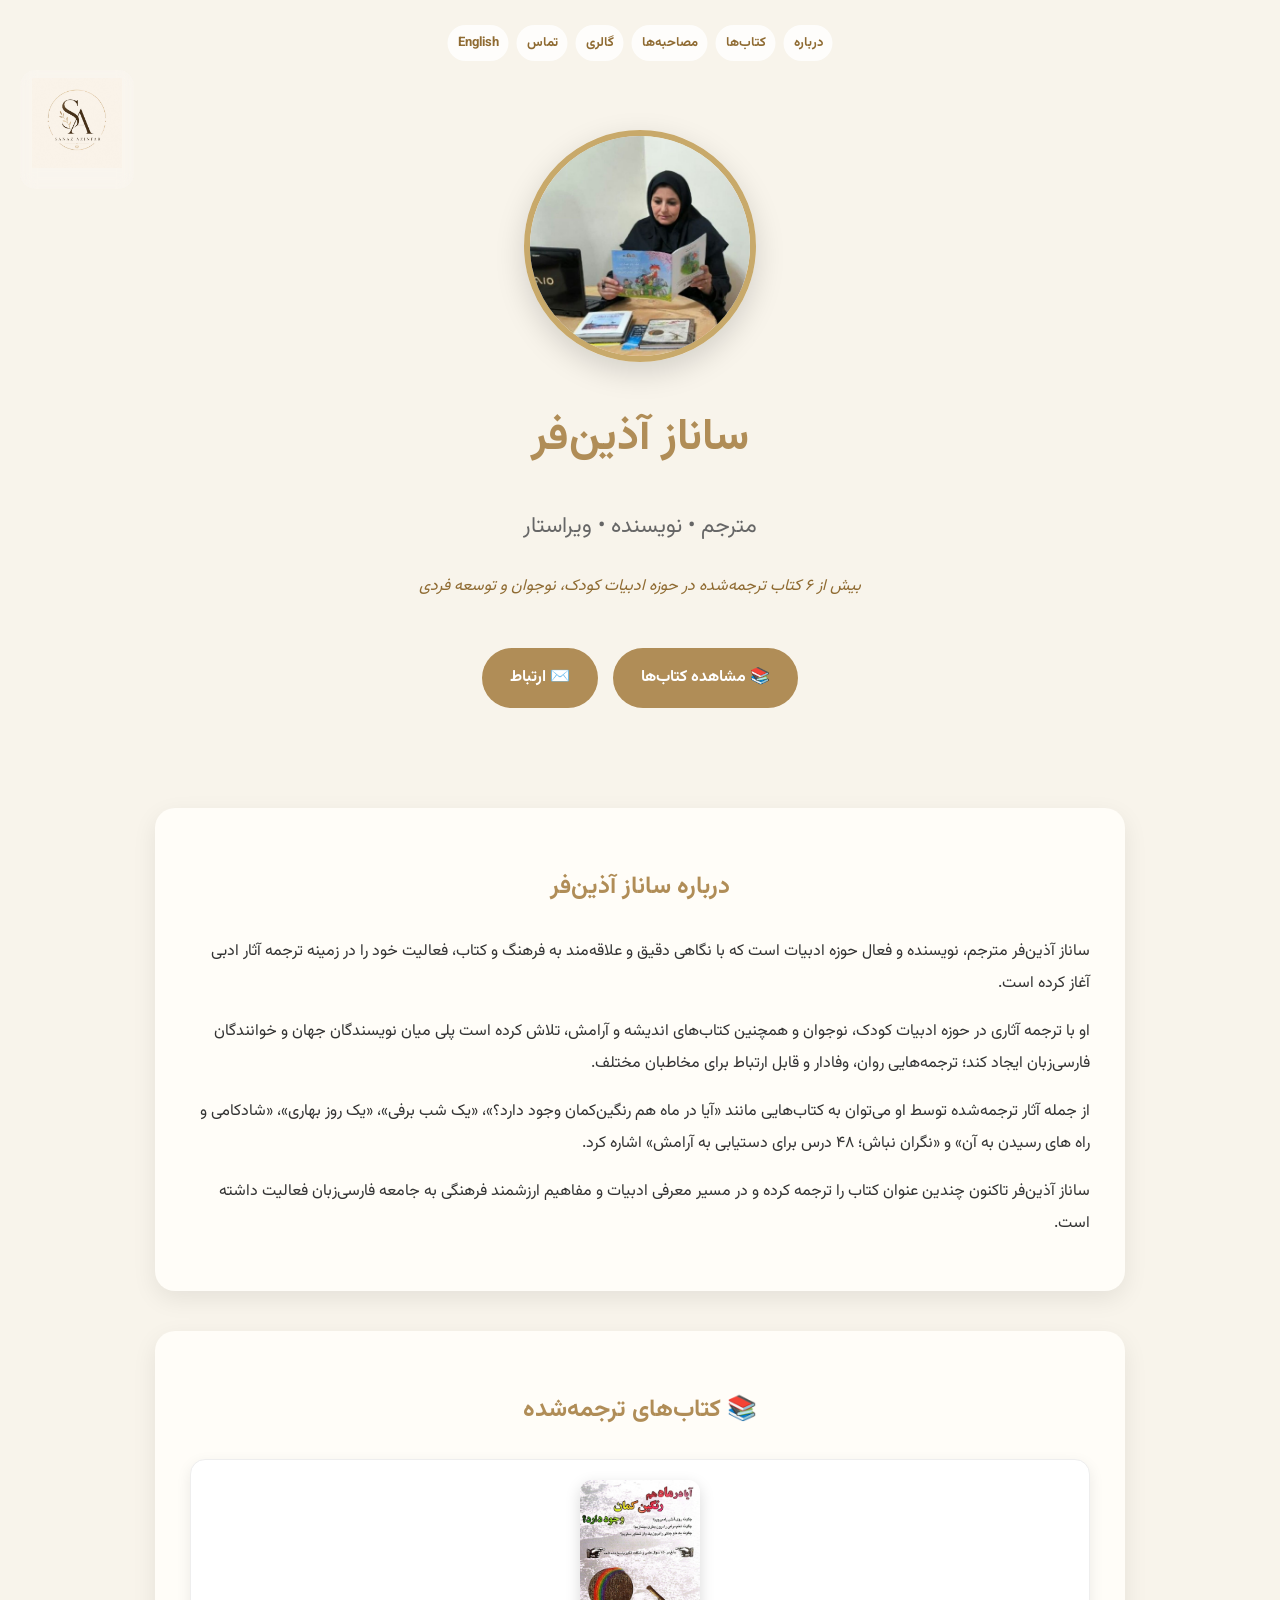
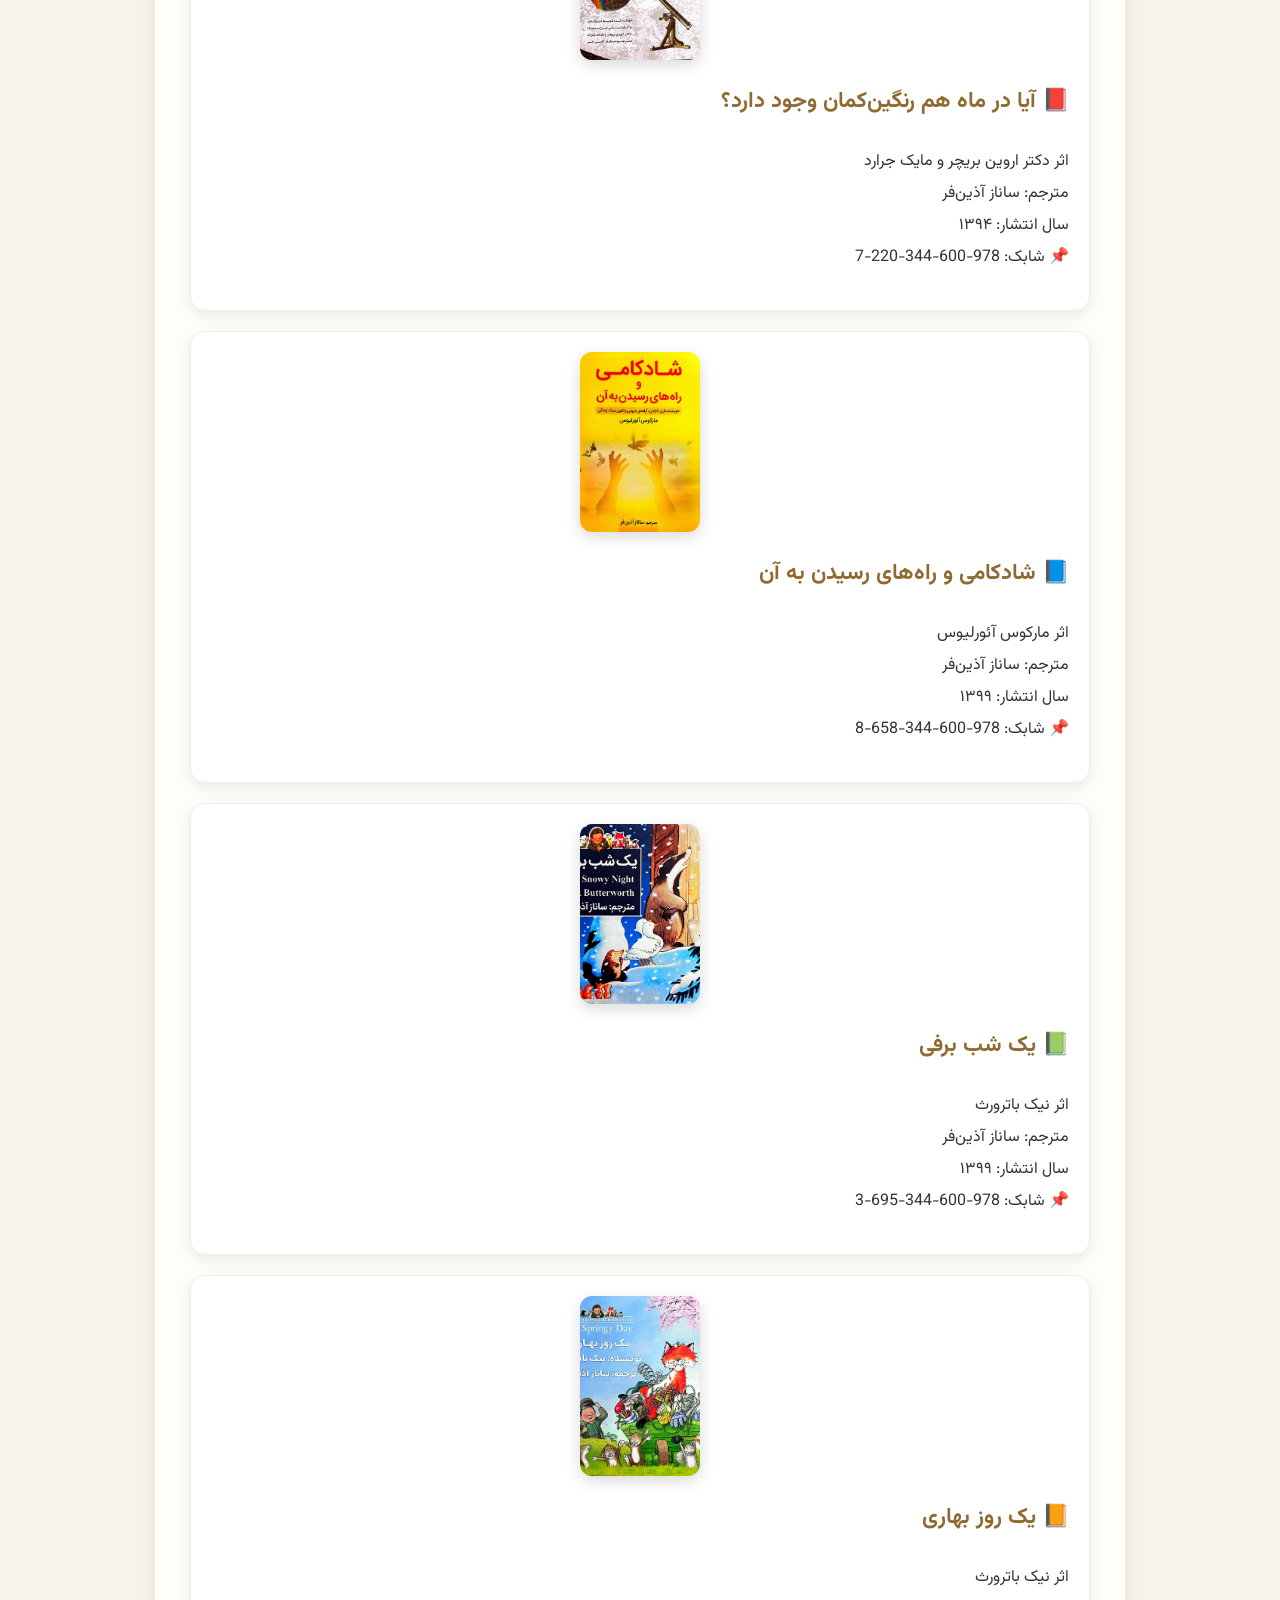
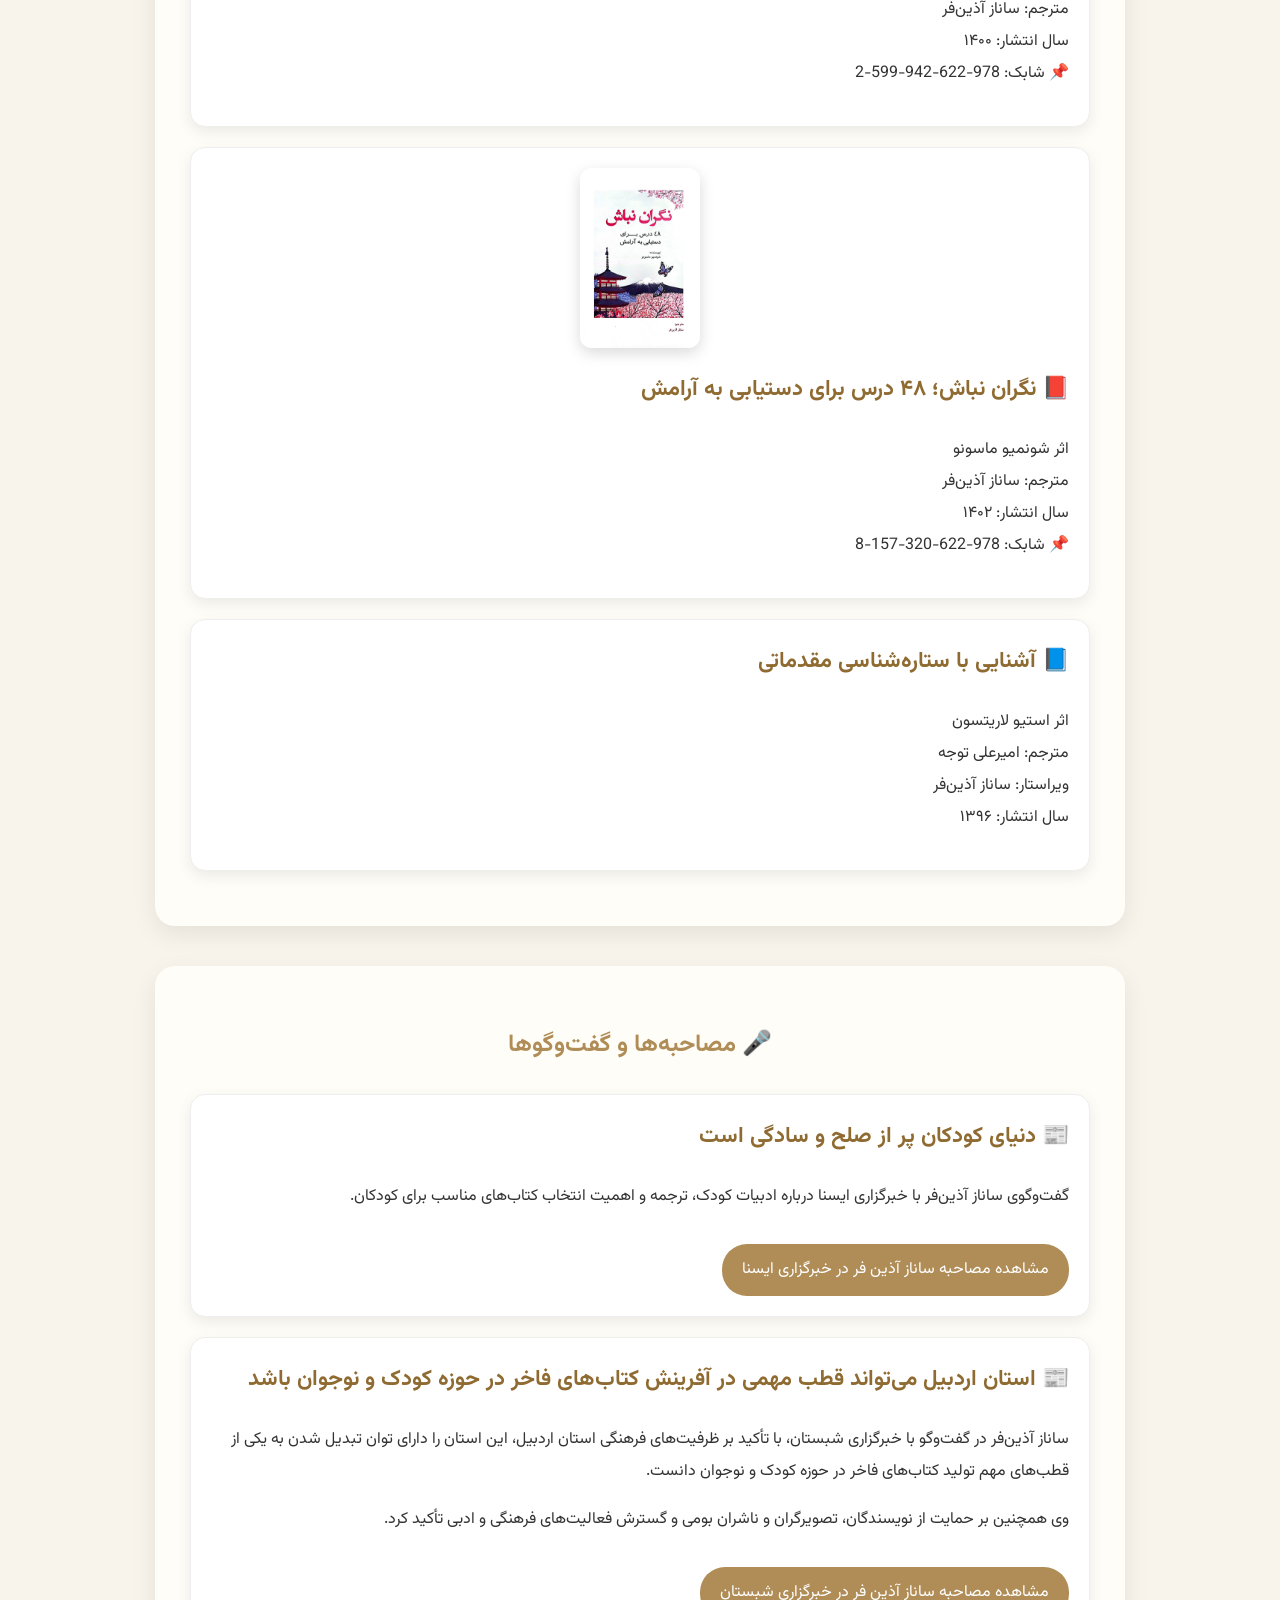
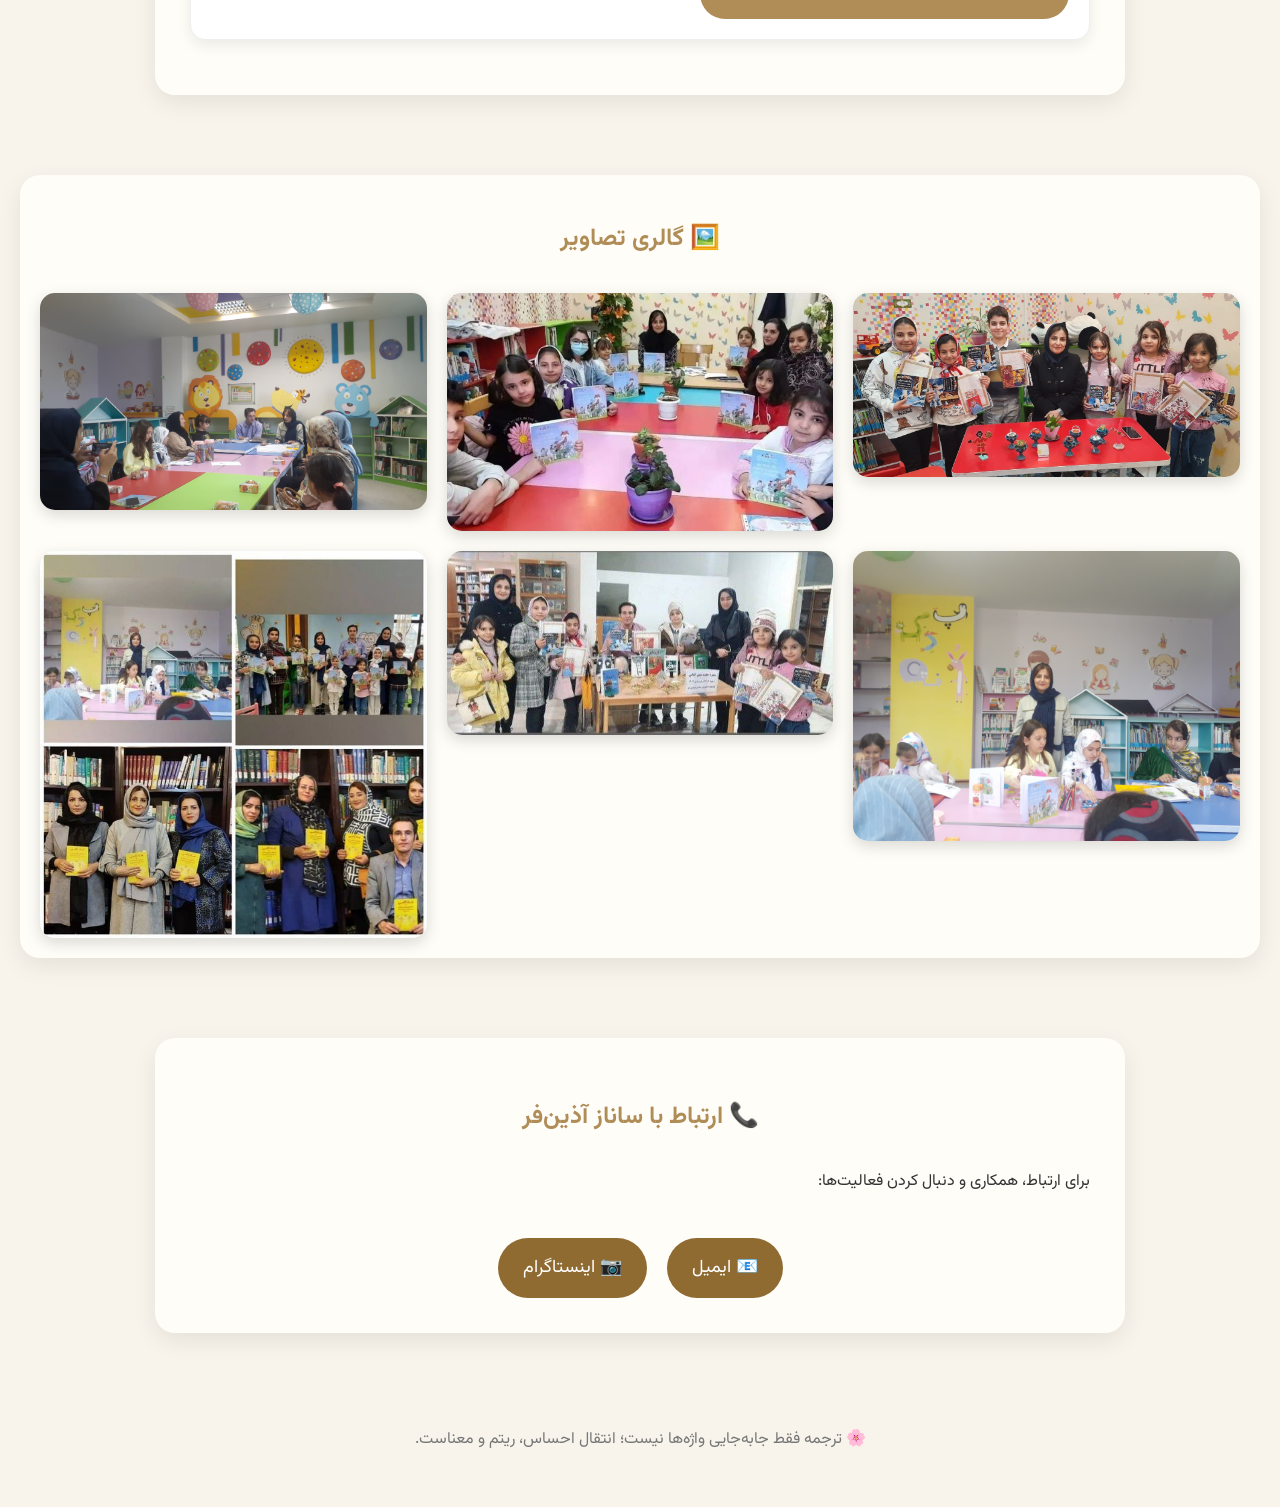
<file: index.html>
<!DOCTYPE html>
<html lang="fa" dir="rtl">

  <script type="application/ld+json">
{
"@context":"https://schema.org",
"@type":"Person",
"name":"ساناز آذین‌فر",
"alternateName":"Sanaz Azinfar",
"jobTitle":"مترجم و نویسنده",
"url":"https://sanazazinfar.ir/"
}
</script>
  
<head>
<meta charset="UTF-8">
<meta name="viewport" content="width=device-width, initial-scale=1.0">
<title>ساناز آذین‌فر | مترجم و نویسنده</title>

  <meta name="description" content="وب‌سایت رسمی ساناز آذین‌فر، مترجم و نویسنده. معرفی کتاب‌های ترجمه‌شده، مصاحبه‌ها، آثار و راه‌های ارتباط با Sanaz Azinfar.">
  
<link rel="alternate" hreflang="fa" href="https://sanazazinfar.ir/">

<link rel="alternate" hreflang="en" href="https://sanazazinfar.ir/en/">
  
<link rel="stylesheet" href="style.css?v=2">

</head>

<body>

  <div class="logo">
  <img src="logo.jpg" alt="لوگوی رسمی ساناز آذین‌فر مترجم و نویسنده">
</div>
  
<nav>
<a href="#about">درباره</a>
<a href="#books">کتاب‌ها</a>
<a href="#interviews">مصاحبه‌ها</a>
  <a href="#gallery">گالری</a>
<a href="#contact">تماس</a>
  <a href="en/index.html">English</a>
</nav>

  <header>

<img src="sanaz.jpg" class="profile" alt="ساناز آذین‌فر">

<h1>ساناز آذین‌فر</h1>

<p class="job">مترجم • نویسنده • ویراستار</p>

<p class="quote">
بیش از ۶ کتاب ترجمه‌شده در حوزه ادبیات کودک، نوجوان و توسعه فردی
</p>

<div class="hero-buttons">
<a href="#books">📚 مشاهده کتاب‌ها</a>
<a href="#contact">✉️ ارتباط</a>
</div>

</header>
  
<section id="about">
<h2>درباره ساناز آذین‌فر</h2>

<p>
ساناز آذین‌فر مترجم، نویسنده و فعال حوزه ادبیات است که با نگاهی دقیق و علاقه‌مند به فرهنگ و کتاب، فعالیت خود را در زمینه ترجمه آثار ادبی آغاز کرده است.
</p>

<p>
او با ترجمه آثاری در حوزه ادبیات کودک، نوجوان و همچنین کتاب‌های اندیشه و آرامش، تلاش کرده است پلی میان نویسندگان جهان و خوانندگان فارسی‌زبان ایجاد کند؛ ترجمه‌هایی روان، وفادار و قابل ارتباط برای مخاطبان مختلف.
</p>

<p>
از جمله آثار ترجمه‌شده توسط او می‌توان به کتاب‌هایی مانند «آیا در ماه هم رنگین‌کمان وجود دارد؟»، «یک شب برفی»، «یک روز بهاری»، «شادکامی و راه های رسیدن به آن» و «نگران نباش؛ ۴۸ درس برای دستیابی به آرامش» اشاره کرد.
</p>

<p>
ساناز آذین‌فر تاکنون چندین عنوان کتاب را ترجمه کرده و در مسیر معرفی ادبیات و مفاهیم ارزشمند فرهنگی به جامعه فارسی‌زبان فعالیت داشته است.
</p>

</section>
<section id="books">

<h2>📚 کتاب‌های ترجمه‌شده</h2>

<div class="book">
 <img src="book1.jpg" class="book-img" alt="کتاب آیا در ماه هم رنگین‌کمان وجود دارد ترجمه ساناز آذین‌فر">
<h3>📕 آیا در ماه هم رنگین‌کمان وجود دارد؟</h3>
<p>
اثر دکتر اروین بریچر و مایک جرارد<br>
مترجم: ساناز آذین‌فر<br>
سال انتشار: ۱۳۹۴<br>
📌 شابک: 978-600-344-220-7
</p>
</div>

<div class="book">
  <img src="book2.jpg" class="book-img" alt="کتاب شادکامی و راه‌های رسیدن به آن ترجمه ساناز آذین‌فر">
<h3>📘 شادکامی و راه‌های رسیدن به آن</h3>

  <p>
اثر مارکوس آئورلیوس<br>
مترجم: ساناز آذین‌فر<br>
سال انتشار: ۱۳۹۹<br>
📌 شابک: 978-600-344-658-8
</p>
  
</div>

<div class="book">
  <img src="book3.jpg" class="book-img" alt="کتاب یک شب برفی ترجمه ساناز آذین‌فر">
<h3>📗 یک شب برفی</h3>
<p>
اثر نیک باترورث<br>
مترجم: ساناز آذین‌فر<br>
سال انتشار: ۱۳۹۹<br>
📌 شابک: 978-600-344-695-3
</p>
</div>

<div class="book">
<img src="book4.jpg" class="book-img" alt="کتاب یک روز بهاری ترجمه ساناز آذین‌فر">
<h3>📙 یک روز بهاری</h3>
<p>
اثر نیک باترورث<br>
مترجم: ساناز آذین‌فر<br>
سال انتشار: ۱۴۰۰<br>
📌 شابک: 978-622-942-599-2
</p>
</div>

<div class="book">
  <img src="book5.jpg" class="book-img" alt="کتاب نگران نباش ۴۸ درس برای دستیابی به آرامش ترجمه ساناز آذین‌فر">
<h3>📕 نگران نباش؛ ۴۸ درس برای دستیابی به آرامش</h3>
<p>
اثر شونمیو ماسونو<br>
مترجم: ساناز آذین‌فر<br>
سال انتشار: ۱۴۰۲<br>
📌 شابک: 978-622-320-157-8
</p>
</div>

<div class="book">
<h3>📘 آشنایی با ستاره‌شناسی مقدماتی</h3>
<p>
اثر استیو لاریتسون<br>
مترجم: امیرعلی توجه<br>
ویراستار: ساناز آذین‌فر<br>
سال انتشار: ۱۳۹۶
</p>
</div>

</section>
<section id="interviews">
<h2>🎤 مصاحبه‌ها و گفت‌وگوها</h2>

<div class="book">

<h3>📰 دنیای کودکان پر از صلح و سادگی است</h3>

<p>
گفت‌وگوی ساناز آذین‌فر با خبرگزاری ایسنا درباره ادبیات کودک، ترجمه و اهمیت انتخاب کتاب‌های مناسب برای کودکان.
</p>

<a href="https://www.isna.ir/news/1402110402718/%D8%AF%D9%86%DB%8C%D8%A7%DB%8C-%DA%A9%D9%88%D8%AF%DA%A9%D8%A7%D9%86-%D9%BE%D8%B1-%D8%A7%D8%B2-%D8%B5%D9%84%D8%AD-%D9%88-%D8%B3%D8%A7%D8%AF%DA%AF%DB%8C-%D8%A7%D8%B3%D8%AA" target="_blank">
مشاهده مصاحبه ساناز آذین فر در خبرگزاری ایسنا
</a>

</div>

  <div class="book">
    <h3>📰 استان اردبیل می‌تواند قطب مهمی در آفرینش کتاب‌های فاخر در حوزه کودک و نوجوان باشد</h3>

    <p>
        ساناز آذین‌فر در گفت‌وگو با خبرگزاری شبستان، با تأکید بر ظرفیت‌های فرهنگی استان اردبیل، این استان را دارای توان تبدیل شدن به یکی از قطب‌های مهم تولید کتاب‌های فاخر در حوزه کودک و نوجوان دانست.
    </p>

    <p>
        وی همچنین بر حمایت از نویسندگان، تصویرگران و ناشران بومی و گسترش فعالیت‌های فرهنگی و ادبی تأکید کرد.
    </p>

    <a href="https://www.shabestan.news/news/1042023/%D8%A7%D8%B3%D8%AA%D8%A7%D9%86-%D8%A7%D8%B1%D8%AF%D8%A8%DB%8C%D9%84-%D9%85%DB%8C-%D8%AA%D9%88%D8%A7%D9%86%D8%AF-%D9%82%D8%B7%D8%A8-%D9%85%D9%87%D9%85%DB%8C-%D8%AF%D8%B1-%D8%A2%D9%81%D8%B1%DB%8C%D9%86%D8%B4-%DA%A9%D8%AA%D8%A7%D8%A8-%D9%87%D8%A7%DB%8C-%D9%81%D8%A7%D8%AE%D8%B1-%D8%AF%D8%B1-%D8%AD%D9%88%D8%B2%D9%87"
       target="_blank">
       مشاهده مصاحبه ساناز آذین فر در خبرگزاری شبستان
    </a>
</div>
  
</section>

  <section id="gallery">
    <h2>🖼️ گالری تصاویر</h2>

    <div class="gallery">

<img src="photo2.jpg" alt="ساناز آذین‌فر مترجم و نویسنده">
<img src="photo3.jpg" alt="ساناز آذین‌فر در فعالیت‌های فرهنگی">
<img src="photo4.jpg" alt="ساناز آذین‌فر نویسنده و مترجم">
<img src="photo5.jpg" alt="فعالیت‌های ادبی ساناز آذین‌فر">
<img src="photo6.jpg" alt="تصاویر رسمی ساناز آذین‌فر">
<img src="photo7.jpg" alt="ساناز آذین‌فر">
      
    </div>
</section>

<section id="contact">

<h2>📞 ارتباط با ساناز آذین‌فر</h2>

<p>برای ارتباط، همکاری و دنبال کردن فعالیت‌ها:</p>

<div class="social-links">

<a href="mailto:sanazazinfar38@gmail.com" target="_blank">
📧 ایمیل
</a>

<a href="https://www.instagram.com/sanaz_azinfar" target="_blank">
📷 اینستاگرام
</a>

</div>

</section>

<footer>

<p>
🌸 ترجمه فقط جابه‌جایی واژه‌ها نیست؛ انتقال احساس، ریتم و معناست.
</p>

</footer>

  <script>
window.addEventListener("scroll", function () {
    const nav = document.querySelector("nav");

    if (window.scrollY > 200) {
        nav.classList.add("show");
    } else {
        nav.classList.remove("show");
    }
});
</script>
  
</body>
</html>
</file>
<file: style.css>
@import url('https://fonts.googleapis.com/css2?family=Vazirmatn:wght@400;500;700&display=swap');

body{
    font-family:'Vazirmatn', sans-serif;
    line-height:2;
}
body{
    margin:0;
    padding-top:70px;
    background:#f8f4eb;
    color:#333;
    font-family:'Vazirmatn',sans-serif;
    line-height:2;
}
header{
    text-align:center;
    padding:60px 20px;
}

.profile{
    width:220px;
    height:220px;
    border-radius:50%;
    object-fit:cover;
    border:6px solid #c8a96a;
    box-shadow:0 10px 30px rgba(0,0,0,.15);
}

h1{
    color:#b08d57;
    font-size:44px;
    margin:20px 0 10px;
}

.job{
    font-size:22px;
    color:#666;
}

.quote{
    color:#8f6b32;
    font-style:italic;
}

section{
    max-width:900px;
    margin:40px auto;
    padding:35px;
    background:#fffdf8;
    border-radius:20px;
    box-shadow:0 8px 25px rgba(0,0,0,.08);
}

h2{
    color:#b08d57;
    text-align:center;
    margin-bottom:25px;
}

.book{
    background:#ffffff;
    border-right:6px solid #c8a96a;
    border-radius:15px;
    padding:20px;
    margin:20px 0;
    box-shadow:0 5px 15px rgba(0,0,0,.08);
    transition:transform .25s ease;
}

.book:hover{
    transform:translateY(-5px);
}

.book h3{
    margin-top:0;
    color:#8f6b32;
}

footer{
    text-align:center;
    padding:35px;
    color:#777;
}

.email-btn{
    display:inline-block;
    background:#b08d57;
    color:white;
    text-decoration:none;
    padding:14px 35px;
    border-radius:40px;
    font-size:18px;
    transition:.3s;
}

.email-btn:hover{
    transform:scale(1.05);
    background:#8f6b32;
}

.book-img{
    width:120px !important;
    height:180px !important;
    object-fit:cover;
    display:block;
    margin:0 auto 20px;
    border-radius:12px;
    box-shadow:0 5px 15px rgba(0,0,0,.15);
}

@media (max-width:768px){

.profile{
    width:170px;
    height:170px;
}

h1{
    font-size:34px;
}

section{
    margin:20px;
    padding:25px;
}

}

.book{
    border:1px solid #eee;
}

.book h3{
    font-size:22px;
}

a{
    display:inline-block;
    margin-top:15px;
    padding:10px 20px;
    background:#b08d57;
    color:white;
    border-radius:25px;
    text-decoration:none;
}

a:hover{
    opacity:.8;
}
.profile-img{
    width:220px;
    height:220px;
    object-fit:cover;
    border-radius:50%;
    display:block;
    margin:20px auto;
    box-shadow:0 8px 25px rgba(0,0,0,.15);
}

nav{
    position:fixed;
    top:10px;
    left:50%;
    transform:translateX(-50%);
    display:flex;
    justify-content:center;
    align-items:center;
    gap:8px;
    background:transparent;
    padding:0;
    z-index:9999;
}

nav a{
    background:#ffffffcc;
    color:#8f6b32;
    text-decoration:none;
    padding:5px 10px;
    border-radius:20px;
    font-size:13px;
    font-weight:bold;
    transition:.3s;
}

nav a:hover{
    background:#8f6b32;
    color:#fff;
}

html{
    scroll-behavior:smooth;
}
.logo{
    position: fixed;
top:70px;
    left:20px;
    z-index:1000;
    background: rgba(255,255,255,.15);
    backdrop-filter: blur(8px);
    padding:8px 12px;
    border-radius:15px;
    transition:.3s;
}

.logo img{
    width:90px;
    height:auto;
}

.logo:hover{
    transform:scale(1.08);
}
#gallery{
    max-width:1200px;
    margin:80px auto;
    padding:20px;
}

#gallery h2{
    text-align:center;
    margin-bottom:30px;
}

.gallery{
    display:grid;
    grid-template-columns:repeat(3,1fr);
    gap:20px;
}

.gallery img{
    width:100%;
    border-radius:15px;
    box-shadow:0 5px 15px rgba(0,0,0,.15);
    transition:.3s;
    cursor:pointer;
}

.gallery img:hover{
    transform:scale(1.04);
}
.social-links{
    display:flex;
    justify-content:center;
    gap:20px;
    flex-wrap:wrap;
    margin-top:25px;
}

.social-links a{
    background:#8f6b32;
    color:white;
    text-decoration:none;
    padding:12px 25px;
    border-radius:30px;
    font-size:18px;
    transition:.3s;
}

.social-links a:hover{
    background:#c8a96a;
    transform:scale(1.05);
}

.hero-buttons{
    display:flex;
    justify-content:center;
    gap:15px;
    margin-top:30px;
    flex-wrap:wrap;
}

.hero-buttons a{
    background:#b08d57;
    color:#fff;
    padding:14px 28px;
    border-radius:30px;
    text-decoration:none;
    font-weight:bold;
    transition:.3s;
}

.hero-buttons a:hover{
    transform:translateY(-3px);
    background:#8f6b32;
}
</file>
